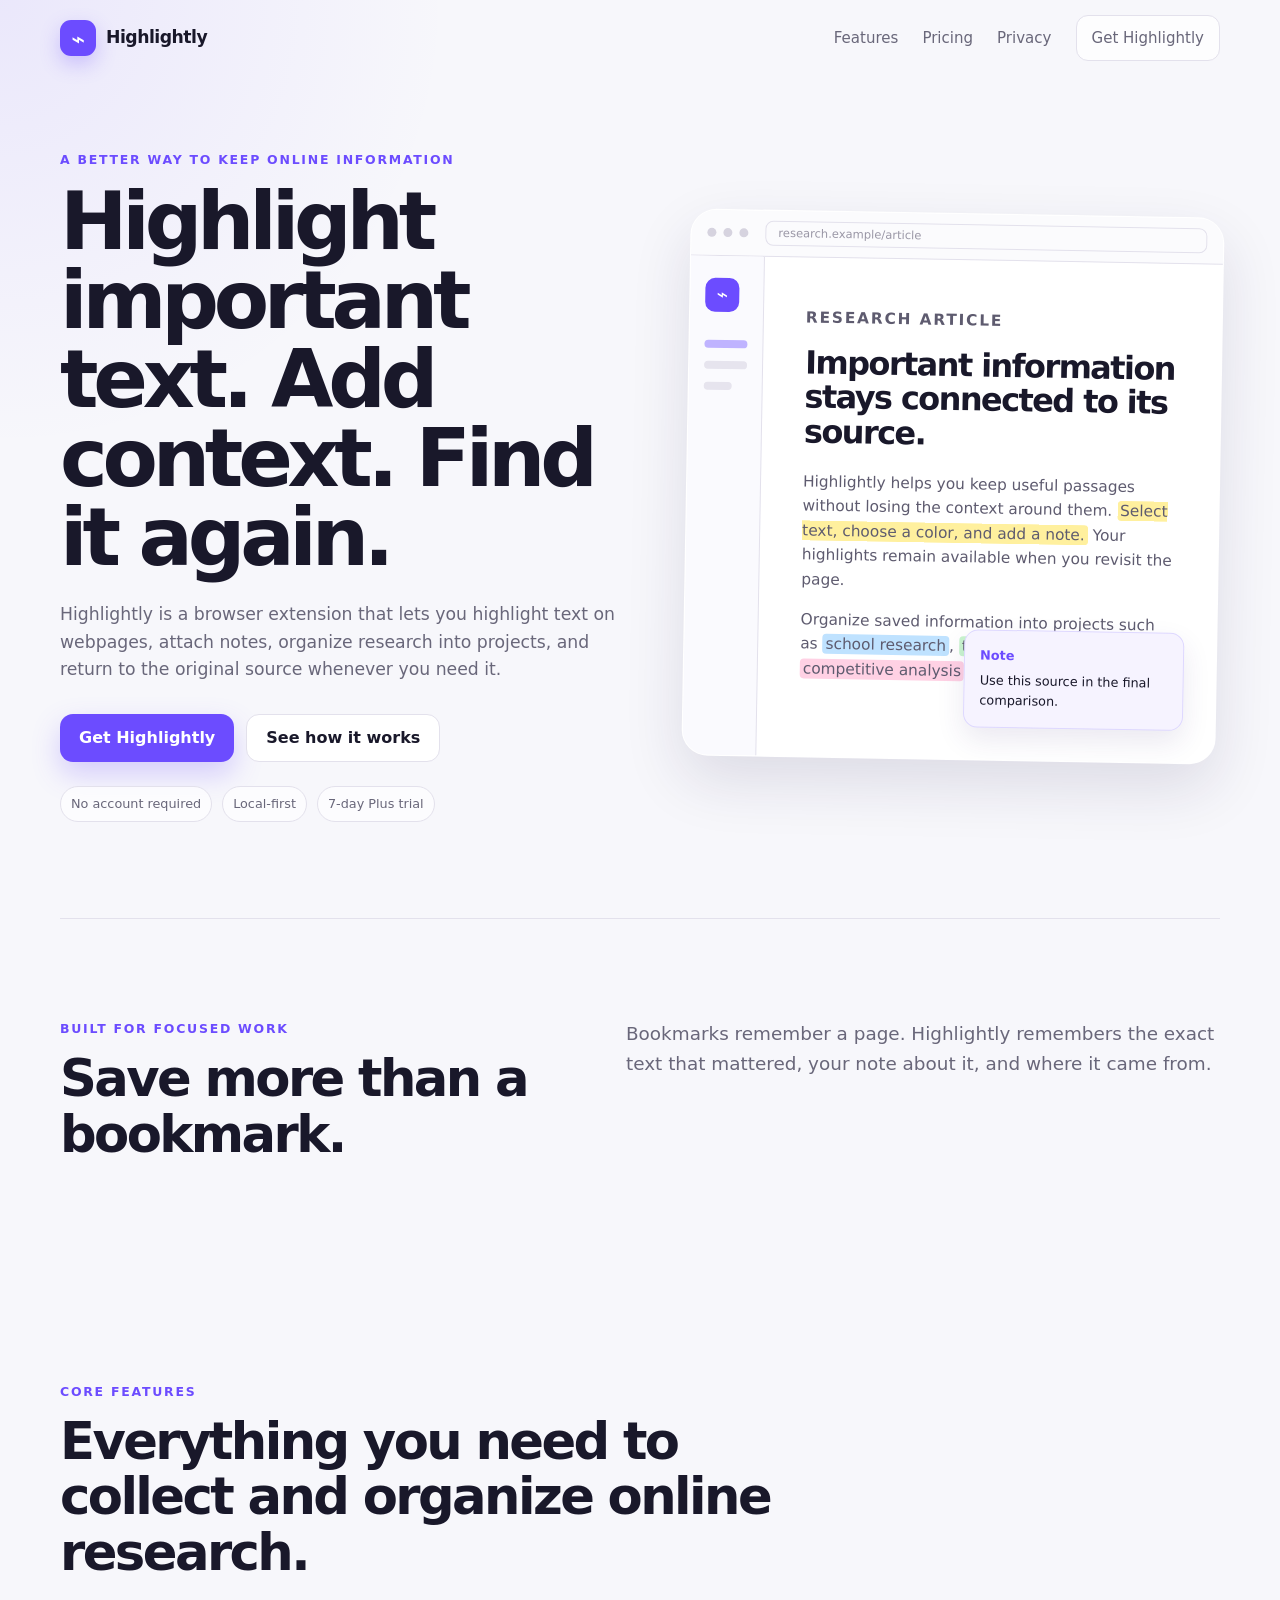
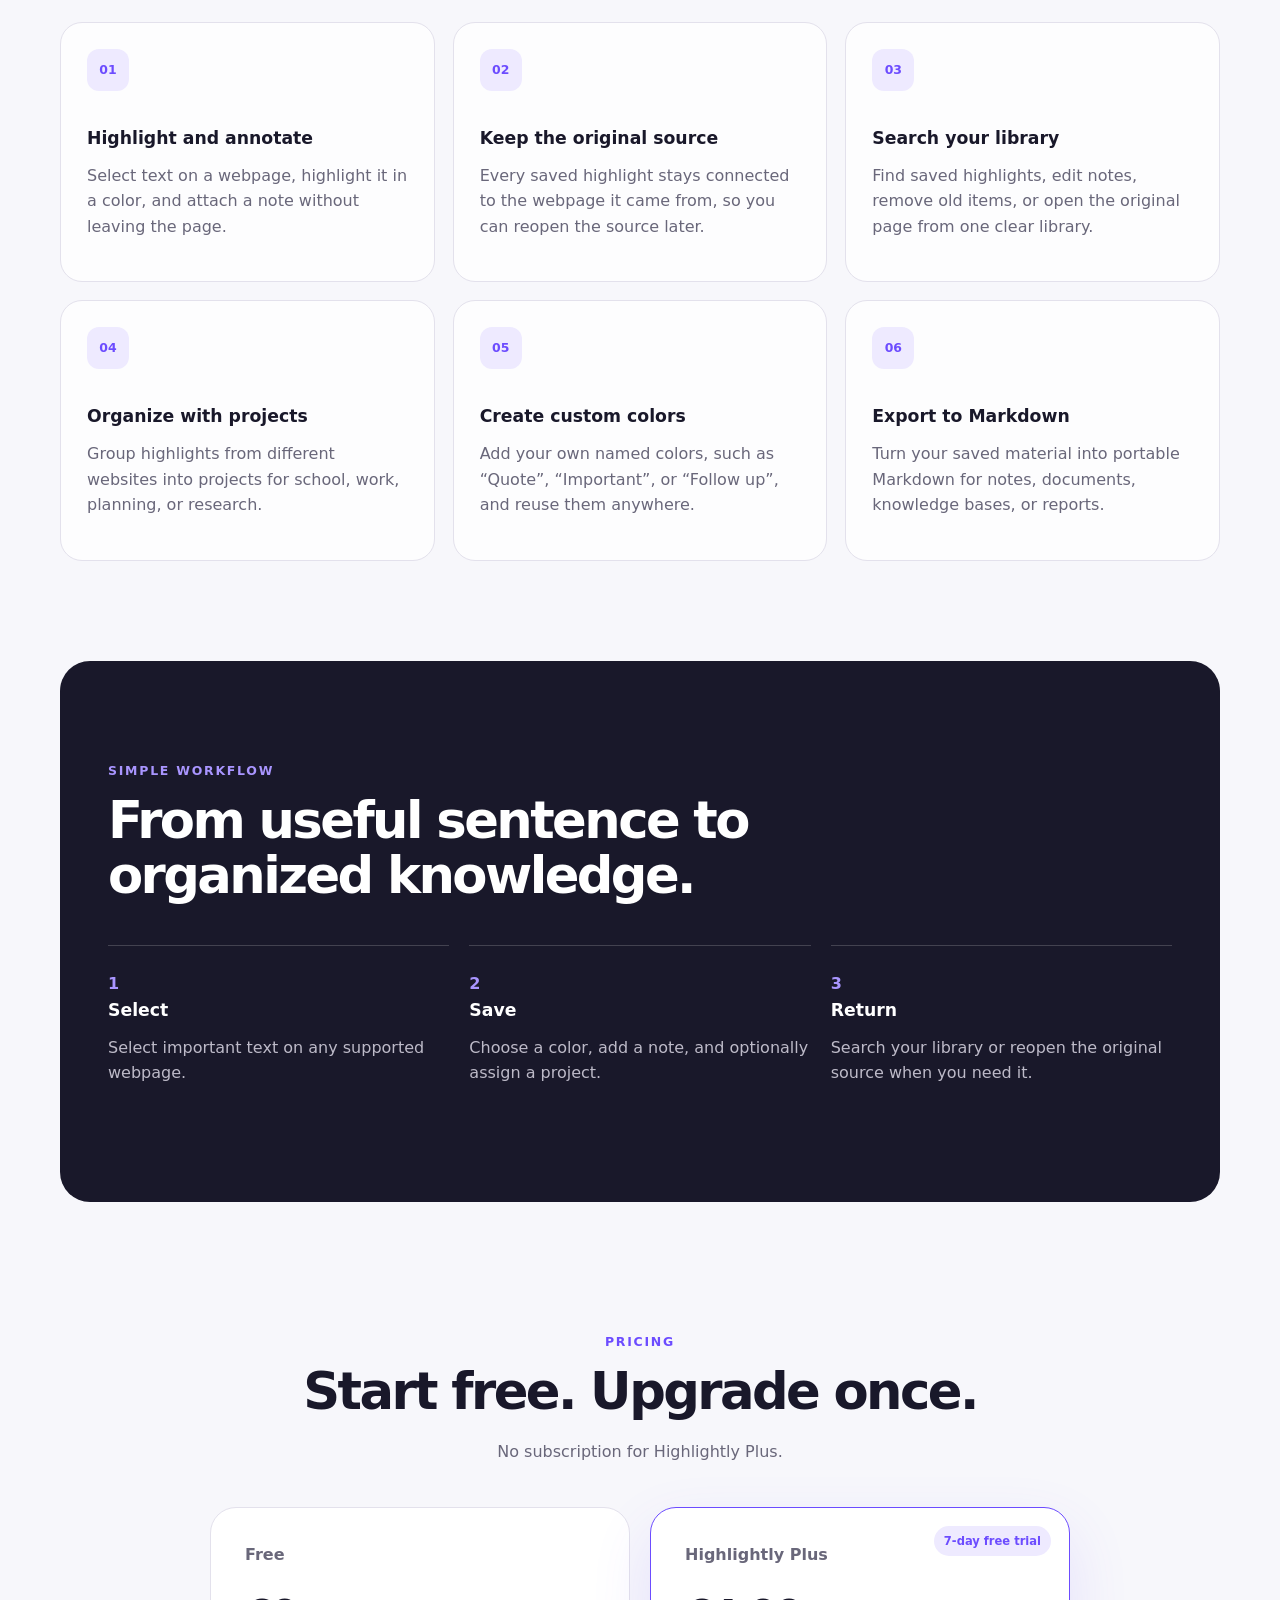
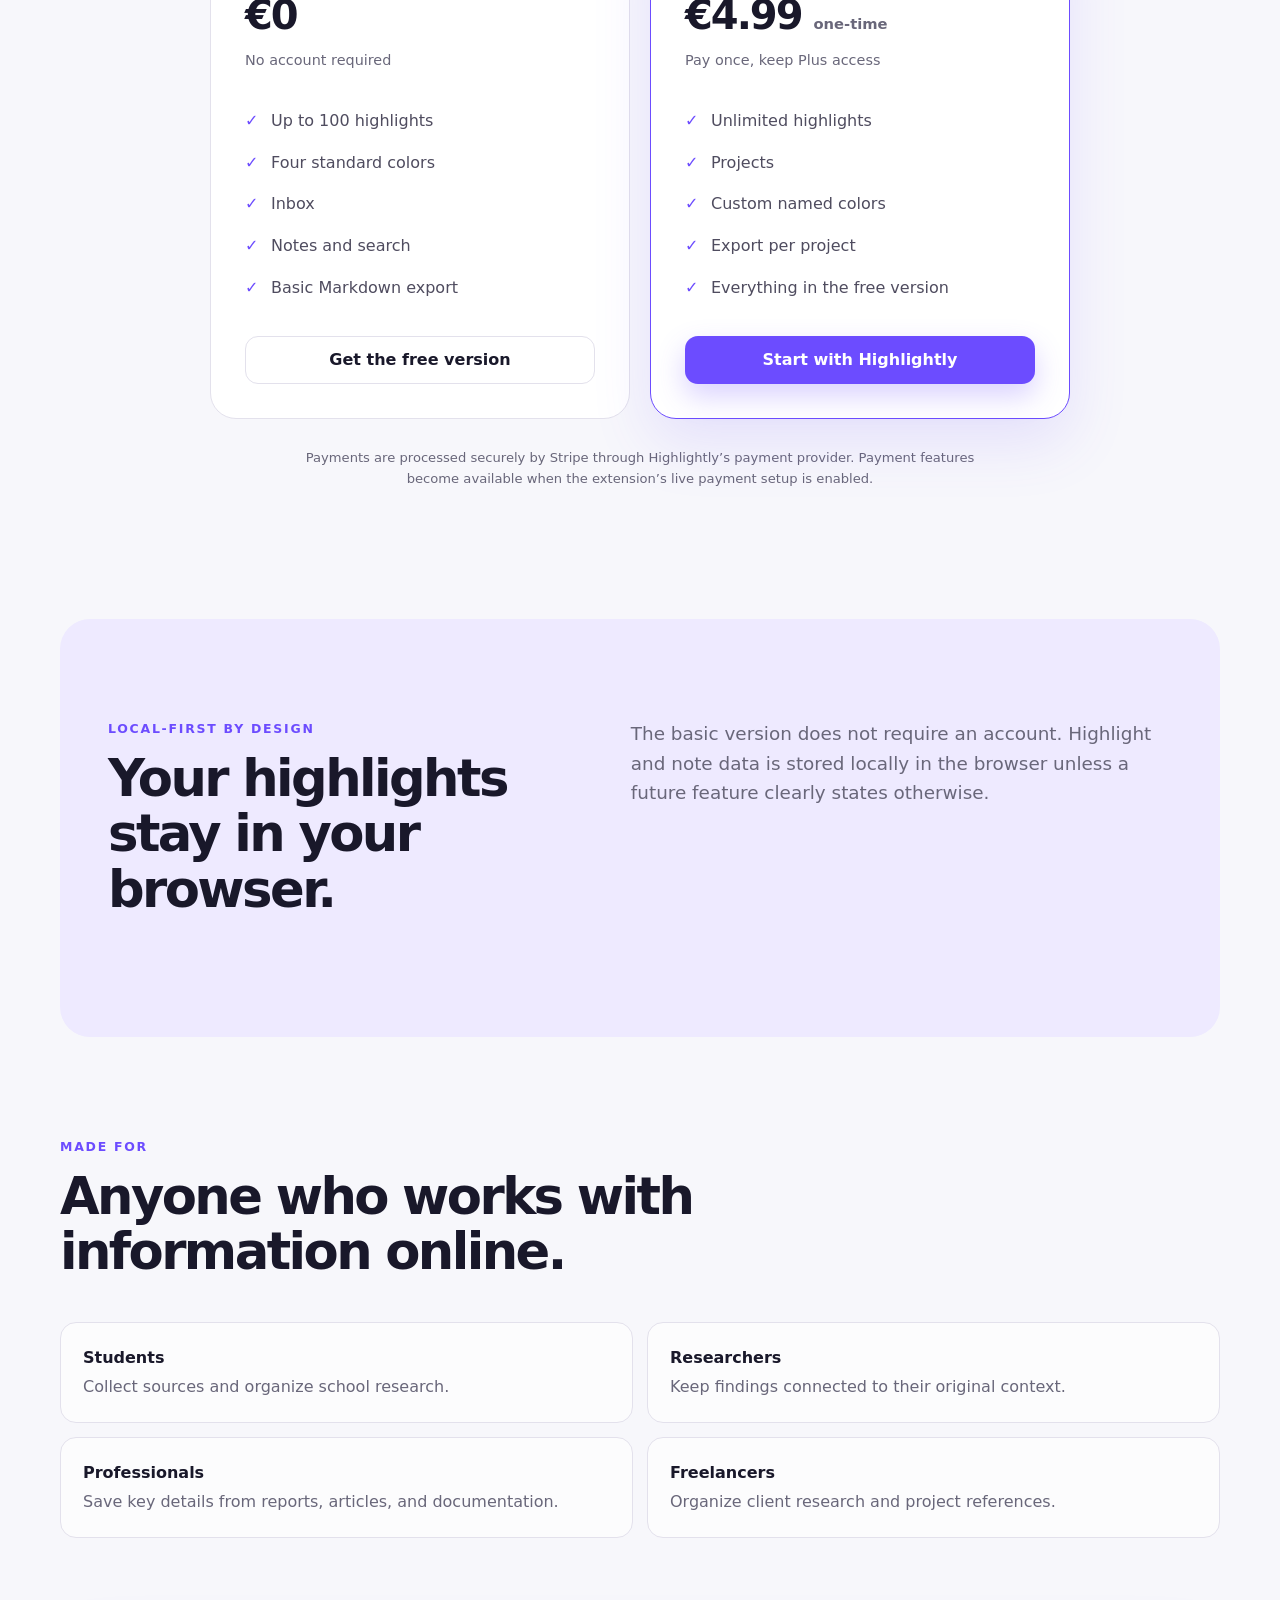
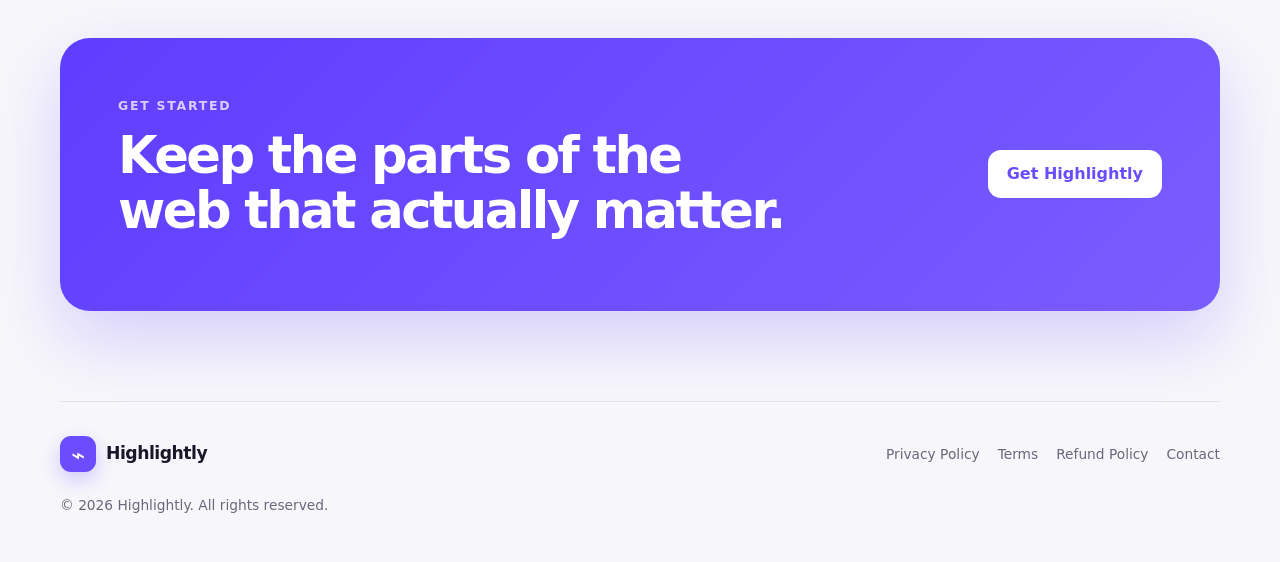
<file: index.html>
<!doctype html>
<html lang="en">
<head>
  <meta charset="utf-8">
  <meta name="viewport" content="width=device-width, initial-scale=1">
  <meta name="description" content="Highlightly is a browser extension for highlighting important text, adding notes, organizing research, and returning to the original source.">
  <meta name="theme-color" content="#6c4cff">
  <title>Highlightly — Save what matters</title>
  <link rel="stylesheet" href="styles.css">
</head>
<body>
  <header class="site-header">
    <a class="brand" href="#top" aria-label="Highlightly home">
      <span class="logo" aria-hidden="true">⌁</span>
      <span>Highlightly</span>
    </a>

    <nav class="nav" aria-label="Main navigation">
      <a href="#features">Features</a>
      <a href="#pricing">Pricing</a>
      <a href="privacy.html">Privacy</a>
      <a class="nav-cta" href="#get-highlightly">Get Highlightly</a>
    </nav>
  </header>

  <main id="top">
    <section class="hero">
      <div class="hero-copy">
        <p class="eyebrow">A better way to keep online information</p>
        <h1>Highlight important text. Add context. Find it again.</h1>
        <p class="hero-text">
          Highlightly is a browser extension that lets you highlight text on webpages,
          attach notes, organize research into projects, and return to the original source whenever you need it.
        </p>

        <div class="hero-actions">
          <a class="button primary" href="#get-highlightly">Get Highlightly</a>
          <a class="button secondary" href="#features">See how it works</a>
        </div>

        <div class="trust-row" aria-label="Product highlights">
          <span>No account required</span>
          <span>Local-first</span>
          <span>7-day Plus trial</span>
        </div>
      </div>

      <div class="product-preview" aria-label="Highlightly interface preview">
        <div class="browser-bar">
          <span></span><span></span><span></span>
          <div class="address-bar">research.example/article</div>
        </div>

        <div class="preview-page">
          <div class="preview-sidebar">
            <div class="preview-logo">⌁</div>
            <div class="sidebar-line active"></div>
            <div class="sidebar-line"></div>
            <div class="sidebar-line short"></div>
          </div>

          <div class="preview-content">
            <p class="preview-label">Research article</p>
            <h2>Important information stays connected to its source.</h2>
            <p>
              Highlightly helps you keep useful passages without losing the context around them.
              <mark class="yellow">Select text, choose a color, and add a note.</mark>
              Your highlights remain available when you revisit the page.
            </p>
            <p>
              Organize saved information into projects such as
              <mark class="blue">school research</mark>,
              <mark class="green">travel planning</mark>, or
              <mark class="pink">competitive analysis</mark>.
            </p>

            <div class="note-card">
              <strong>Note</strong>
              <span>Use this source in the final comparison.</span>
            </div>
          </div>
        </div>
      </div>
    </section>

    <section class="section intro">
      <div>
        <p class="eyebrow">Built for focused work</p>
        <h2>Save more than a bookmark.</h2>
      </div>
      <p>
        Bookmarks remember a page. Highlightly remembers the exact text that mattered,
        your note about it, and where it came from.
      </p>
    </section>

    <section class="section" id="features">
      <div class="section-heading">
        <p class="eyebrow">Core features</p>
        <h2>Everything you need to collect and organize online research.</h2>
      </div>

      <div class="feature-grid">
        <article class="feature-card">
          <div class="feature-icon">01</div>
          <h3>Highlight and annotate</h3>
          <p>Select text on a webpage, highlight it in a color, and attach a note without leaving the page.</p>
        </article>

        <article class="feature-card">
          <div class="feature-icon">02</div>
          <h3>Keep the original source</h3>
          <p>Every saved highlight stays connected to the webpage it came from, so you can reopen the source later.</p>
        </article>

        <article class="feature-card">
          <div class="feature-icon">03</div>
          <h3>Search your library</h3>
          <p>Find saved highlights, edit notes, remove old items, or open the original page from one clear library.</p>
        </article>

        <article class="feature-card">
          <div class="feature-icon">04</div>
          <h3>Organize with projects</h3>
          <p>Group highlights from different websites into projects for school, work, planning, or research.</p>
        </article>

        <article class="feature-card">
          <div class="feature-icon">05</div>
          <h3>Create custom colors</h3>
          <p>Add your own named colors, such as “Quote”, “Important”, or “Follow up”, and reuse them anywhere.</p>
        </article>

        <article class="feature-card">
          <div class="feature-icon">06</div>
          <h3>Export to Markdown</h3>
          <p>Turn your saved material into portable Markdown for notes, documents, knowledge bases, or reports.</p>
        </article>
      </div>
    </section>

    <section class="section workflow">
      <div class="section-heading">
        <p class="eyebrow">Simple workflow</p>
        <h2>From useful sentence to organized knowledge.</h2>
      </div>

      <div class="steps">
        <article>
          <span>1</span>
          <h3>Select</h3>
          <p>Select important text on any supported webpage.</p>
        </article>
        <article>
          <span>2</span>
          <h3>Save</h3>
          <p>Choose a color, add a note, and optionally assign a project.</p>
        </article>
        <article>
          <span>3</span>
          <h3>Return</h3>
          <p>Search your library or reopen the original source when you need it.</p>
        </article>
      </div>
    </section>

    <section class="section pricing-section" id="pricing">
      <div class="section-heading centered">
        <p class="eyebrow">Pricing</p>
        <h2>Start free. Upgrade once.</h2>
        <p>No subscription for Highlightly Plus.</p>
      </div>

      <div class="pricing-grid">
        <article class="price-card">
          <p class="plan-name">Free</p>
          <p class="price">€0</p>
          <p class="price-note">No account required</p>

          <ul>
            <li>Up to 100 highlights</li>
            <li>Four standard colors</li>
            <li>Inbox</li>
            <li>Notes and search</li>
            <li>Basic Markdown export</li>
          </ul>

          <a class="button secondary full" href="#get-highlightly">Get the free version</a>
        </article>

        <article class="price-card featured">
          <div class="badge">7-day free trial</div>
          <p class="plan-name">Highlightly Plus</p>
          <p class="price">€4.99 <small>one-time</small></p>
          <p class="price-note">Pay once, keep Plus access</p>

          <ul>
            <li>Unlimited highlights</li>
            <li>Projects</li>
            <li>Custom named colors</li>
            <li>Export per project</li>
            <li>Everything in the free version</li>
          </ul>

          <a class="button primary full" href="#get-highlightly">Start with Highlightly</a>
        </article>
      </div>

      <p class="billing-note">
        Payments are processed securely by Stripe through Highlightly’s payment provider.
        Payment features become available when the extension’s live payment setup is enabled.
      </p>
    </section>

    <section class="section privacy-strip">
      <div>
        <p class="eyebrow">Local-first by design</p>
        <h2>Your highlights stay in your browser.</h2>
      </div>
      <p>
        The basic version does not require an account. Highlight and note data is stored locally
        in the browser unless a future feature clearly states otherwise.
      </p>
    </section>

    <section class="section audience">
      <div class="section-heading">
        <p class="eyebrow">Made for</p>
        <h2>Anyone who works with information online.</h2>
      </div>

      <div class="audience-grid">
        <div><strong>Students</strong><span>Collect sources and organize school research.</span></div>
        <div><strong>Researchers</strong><span>Keep findings connected to their original context.</span></div>
        <div><strong>Professionals</strong><span>Save key details from reports, articles, and documentation.</span></div>
        <div><strong>Freelancers</strong><span>Organize client research and project references.</span></div>
      </div>
    </section>

    <section class="cta-section" id="get-highlightly">
      <div>
        <p class="eyebrow">Get started</p>
        <h2>Keep the parts of the web that actually matter.</h2>
      </div>

      <a class="button primary" href="#" rel="noopener">Get Highlightly</a>
    </section>
  </main>

  <footer class="footer">
    <div class="brand footer-brand">
      <span class="logo" aria-hidden="true">⌁</span>
      <span>Highlightly</span>
    </div>

    <div class="footer-links">
      <a href="privacy.html">Privacy Policy</a>
      <a href="terms.html">Terms</a>
      <a href="refunds.html">Refund Policy</a>
      <a href="mailto:emile.vandewaetere@gmail.com">Contact</a>
    </div>

    <p>© <span id="year"></span> Highlightly. All rights reserved.</p>
  </footer>

  <script src="script.js"></script>
</body>
</html>
</file>
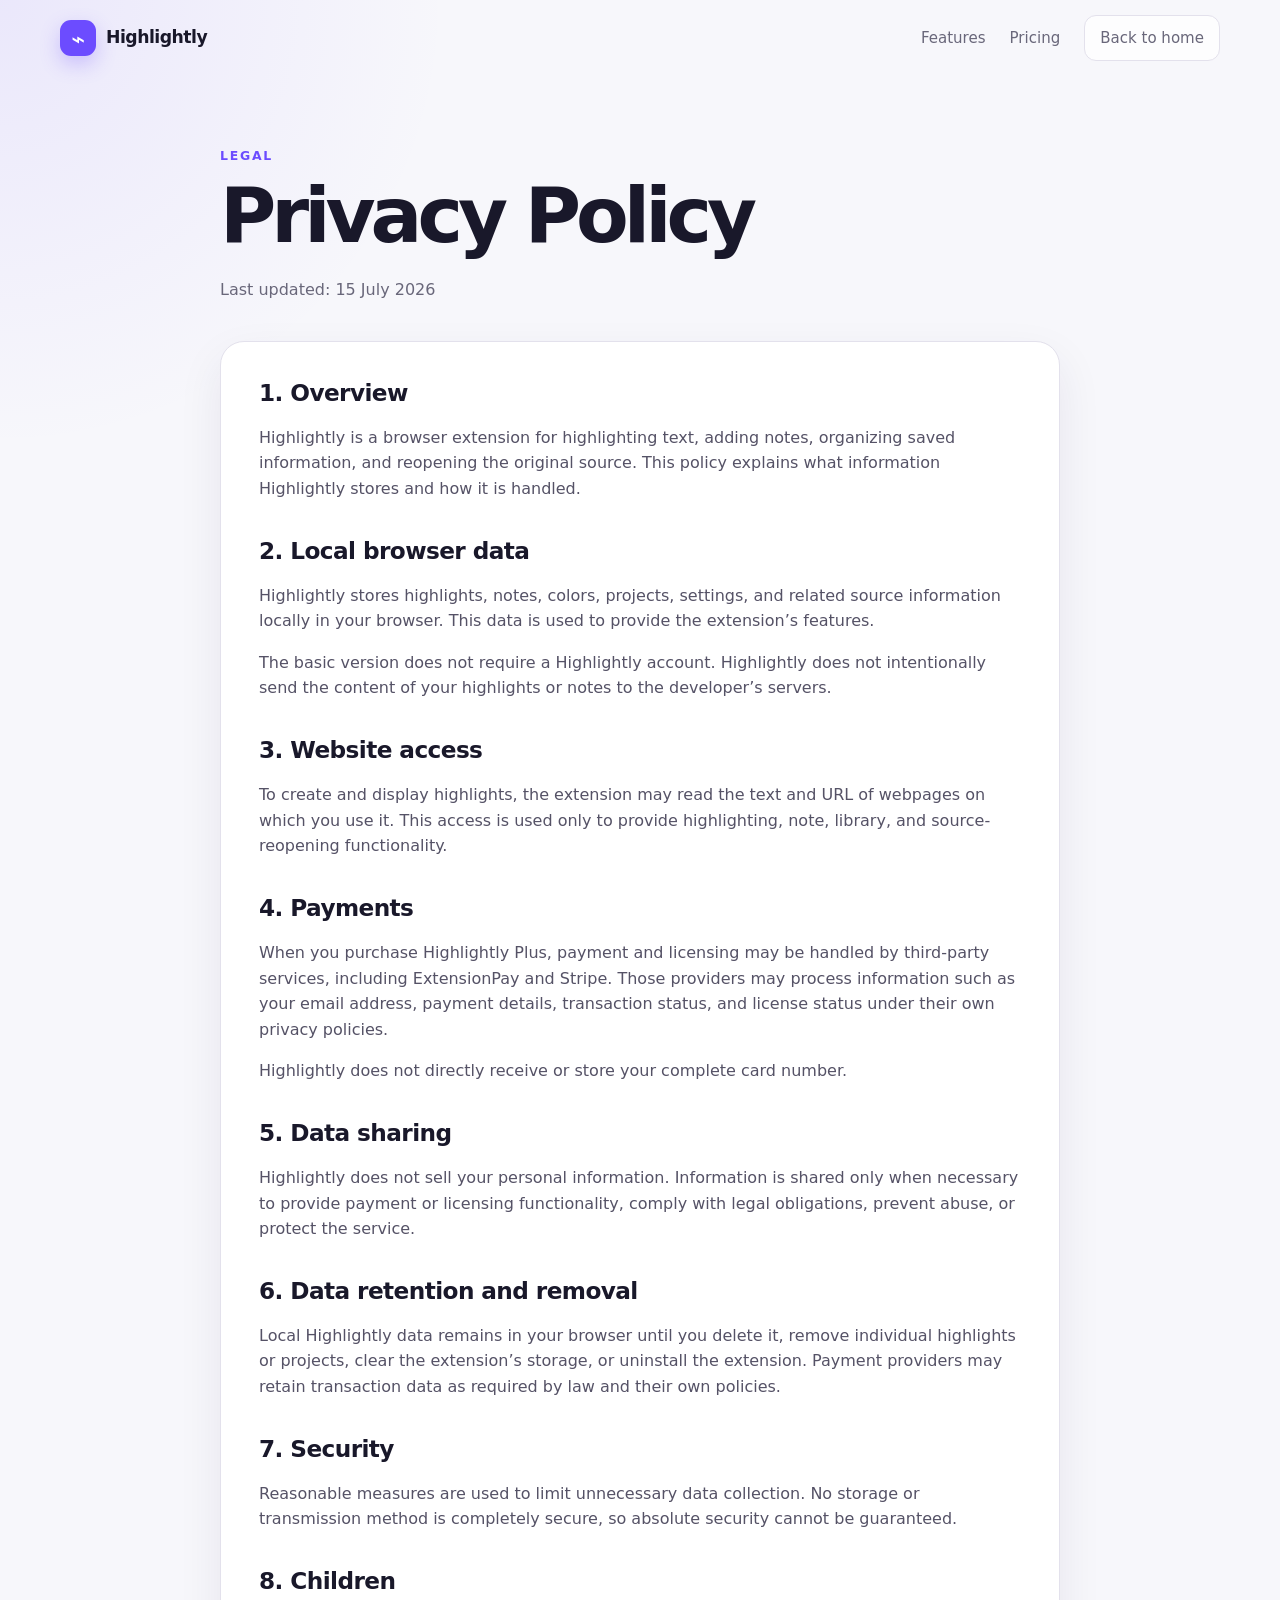
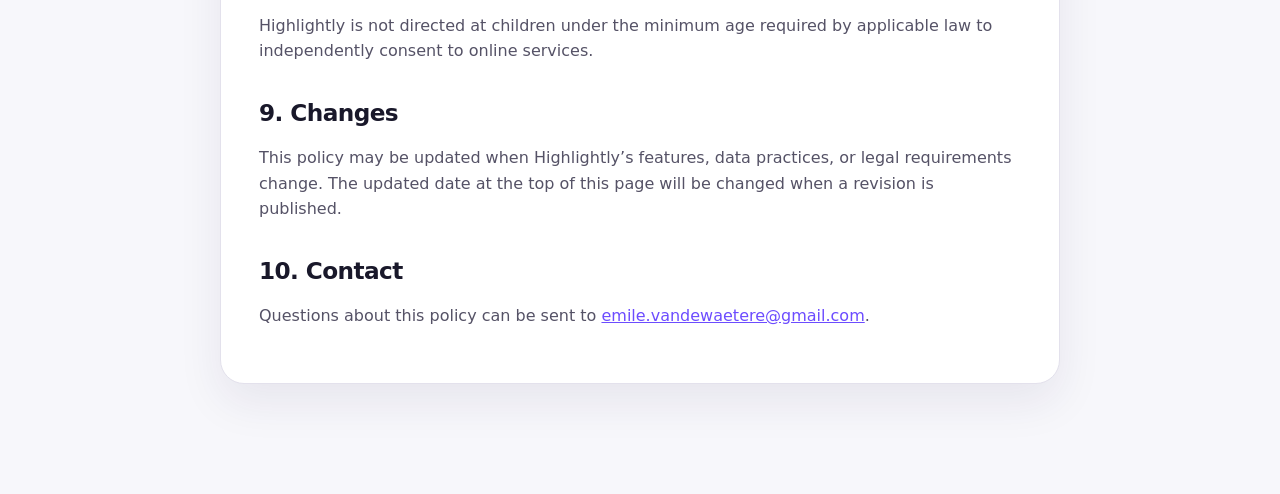
<file: privacy.html>
<!doctype html>
<html lang="en">
<head>
  <meta charset="utf-8">
  <meta name="viewport" content="width=device-width, initial-scale=1">
  <meta name="description" content="Highlightly privacy policy.">
  <title>Privacy Policy — Highlightly</title>
  <link rel="stylesheet" href="styles.css">
</head>
<body class="legal-page">
  <header class="site-header">
    <a class="brand" href="index.html">
      <span class="logo" aria-hidden="true">⌁</span>
      <span>Highlightly</span>
    </a>
    <nav class="nav" aria-label="Main navigation">
      <a href="index.html#features">Features</a>
      <a href="index.html#pricing">Pricing</a>
      <a class="nav-cta" href="index.html">Back to home</a>
    </nav>
  </header>

  <main class="legal-main">
    <p class="eyebrow">Legal</p>
    <h1>Privacy Policy</h1>
    <p class="legal-meta">Last updated: 15 July 2026</p>

    <div class="legal-card">
      <h2>1. Overview</h2>
      <p>
        Highlightly is a browser extension for highlighting text, adding notes,
        organizing saved information, and reopening the original source.
        This policy explains what information Highlightly stores and how it is handled.
      </p>

      <h2>2. Local browser data</h2>
      <p>
        Highlightly stores highlights, notes, colors, projects, settings, and related source information
        locally in your browser. This data is used to provide the extension’s features.
      </p>
      <p>
        The basic version does not require a Highlightly account. Highlightly does not intentionally send
        the content of your highlights or notes to the developer’s servers.
      </p>

      <h2>3. Website access</h2>
      <p>
        To create and display highlights, the extension may read the text and URL of webpages on which you use it.
        This access is used only to provide highlighting, note, library, and source-reopening functionality.
      </p>

      <h2>4. Payments</h2>
      <p>
        When you purchase Highlightly Plus, payment and licensing may be handled by third-party services,
        including ExtensionPay and Stripe. Those providers may process information such as your email address,
        payment details, transaction status, and license status under their own privacy policies.
      </p>
      <p>
        Highlightly does not directly receive or store your complete card number.
      </p>

      <h2>5. Data sharing</h2>
      <p>
        Highlightly does not sell your personal information. Information is shared only when necessary to provide
        payment or licensing functionality, comply with legal obligations, prevent abuse, or protect the service.
      </p>

      <h2>6. Data retention and removal</h2>
      <p>
        Local Highlightly data remains in your browser until you delete it, remove individual highlights or projects,
        clear the extension’s storage, or uninstall the extension. Payment providers may retain transaction data
        as required by law and their own policies.
      </p>

      <h2>7. Security</h2>
      <p>
        Reasonable measures are used to limit unnecessary data collection. No storage or transmission method is
        completely secure, so absolute security cannot be guaranteed.
      </p>

      <h2>8. Children</h2>
      <p>
        Highlightly is not directed at children under the minimum age required by applicable law to independently
        consent to online services.
      </p>

      <h2>9. Changes</h2>
      <p>
        This policy may be updated when Highlightly’s features, data practices, or legal requirements change.
        The updated date at the top of this page will be changed when a revision is published.
      </p>

      <h2>10. Contact</h2>
      <p>
        Questions about this policy can be sent to
        <a href="mailto:emile.vandewaetere@gmail.com">emile.vandewaetere@gmail.com</a>.
      </p>
    </div>
  </main>
</body>
</html>
</file>
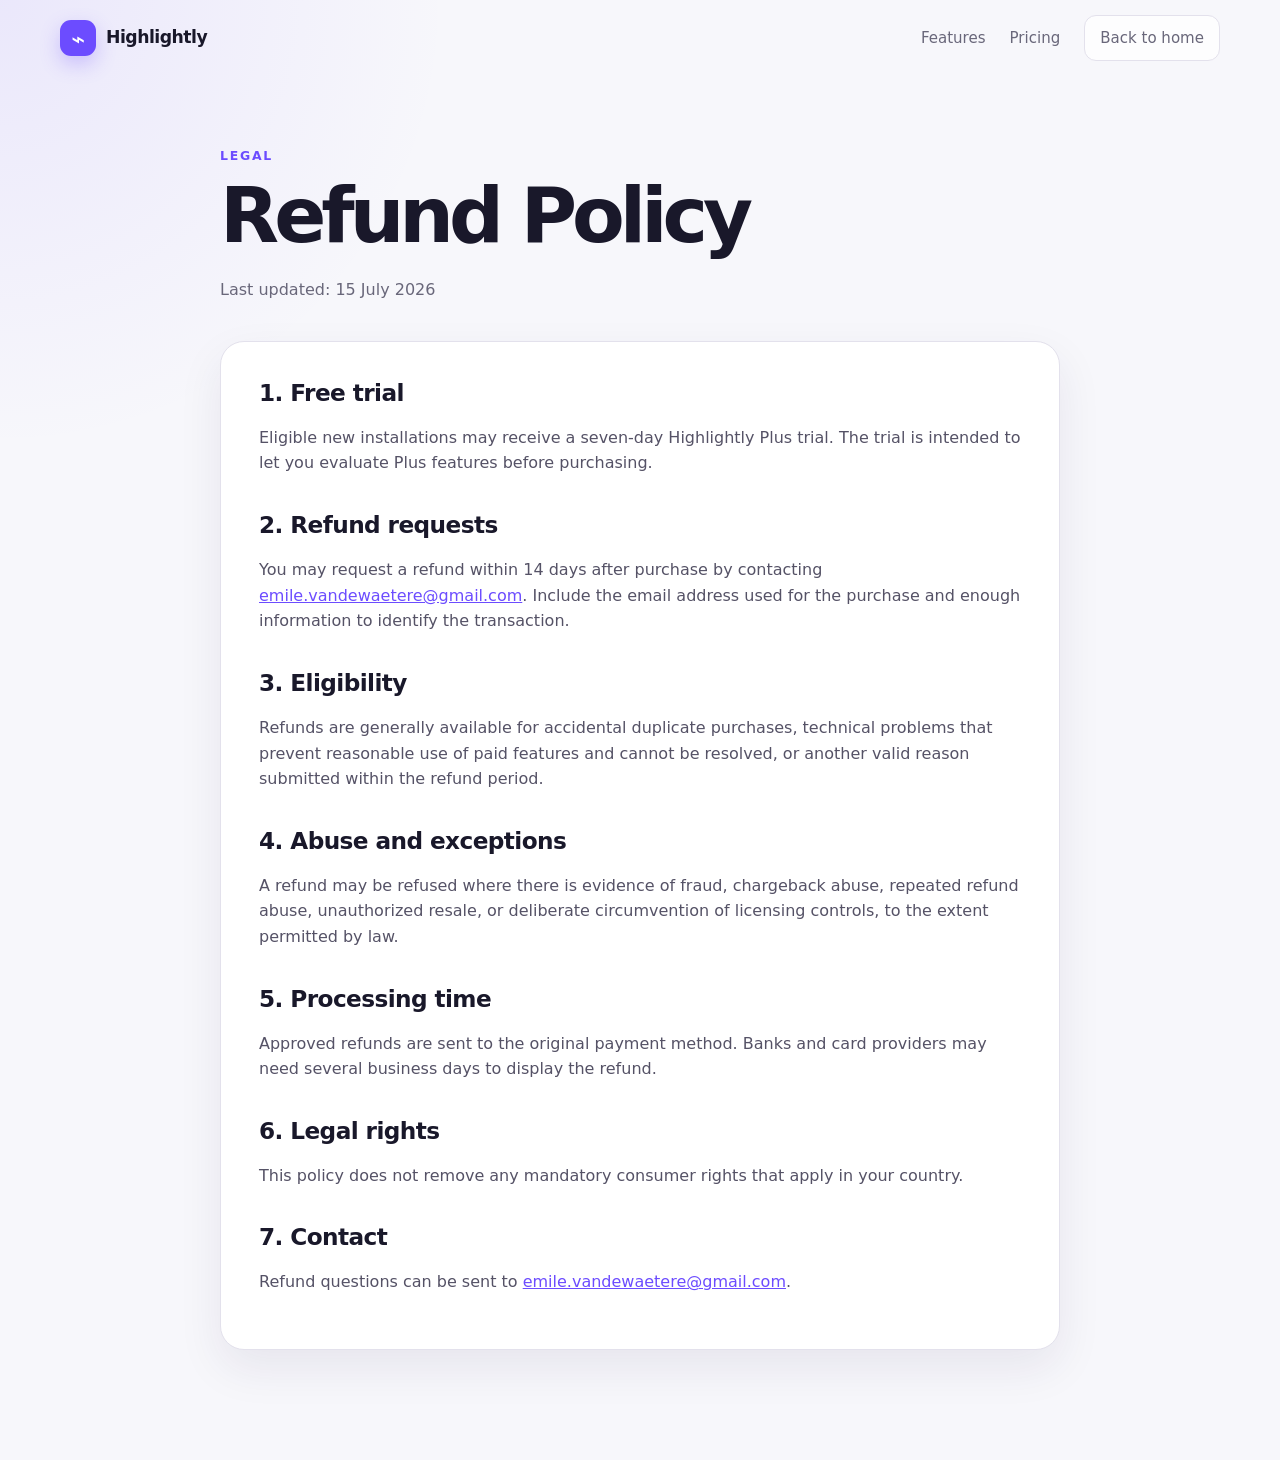
<file: refunds.html>
<!doctype html>
<html lang="en">
<head>
  <meta charset="utf-8">
  <meta name="viewport" content="width=device-width, initial-scale=1">
  <meta name="description" content="Highlightly refund policy.">
  <title>Refund Policy — Highlightly</title>
  <link rel="stylesheet" href="styles.css">
</head>
<body class="legal-page">
  <header class="site-header">
    <a class="brand" href="index.html">
      <span class="logo" aria-hidden="true">⌁</span>
      <span>Highlightly</span>
    </a>
    <nav class="nav" aria-label="Main navigation">
      <a href="index.html#features">Features</a>
      <a href="index.html#pricing">Pricing</a>
      <a class="nav-cta" href="index.html">Back to home</a>
    </nav>
  </header>

  <main class="legal-main">
    <p class="eyebrow">Legal</p>
    <h1>Refund Policy</h1>
    <p class="legal-meta">Last updated: 15 July 2026</p>

    <div class="legal-card">
      <h2>1. Free trial</h2>
      <p>
        Eligible new installations may receive a seven-day Highlightly Plus trial.
        The trial is intended to let you evaluate Plus features before purchasing.
      </p>

      <h2>2. Refund requests</h2>
      <p>
        You may request a refund within 14 days after purchase by contacting
        <a href="mailto:emile.vandewaetere@gmail.com">emile.vandewaetere@gmail.com</a>.
        Include the email address used for the purchase and enough information to identify the transaction.
      </p>

      <h2>3. Eligibility</h2>
      <p>
        Refunds are generally available for accidental duplicate purchases, technical problems that prevent
        reasonable use of paid features and cannot be resolved, or another valid reason submitted within the refund period.
      </p>

      <h2>4. Abuse and exceptions</h2>
      <p>
        A refund may be refused where there is evidence of fraud, chargeback abuse, repeated refund abuse,
        unauthorized resale, or deliberate circumvention of licensing controls, to the extent permitted by law.
      </p>

      <h2>5. Processing time</h2>
      <p>
        Approved refunds are sent to the original payment method. Banks and card providers may need several business days
        to display the refund.
      </p>

      <h2>6. Legal rights</h2>
      <p>
        This policy does not remove any mandatory consumer rights that apply in your country.
      </p>

      <h2>7. Contact</h2>
      <p>
        Refund questions can be sent to
        <a href="mailto:emile.vandewaetere@gmail.com">emile.vandewaetere@gmail.com</a>.
      </p>
    </div>
  </main>
</body>
</html>
</file>
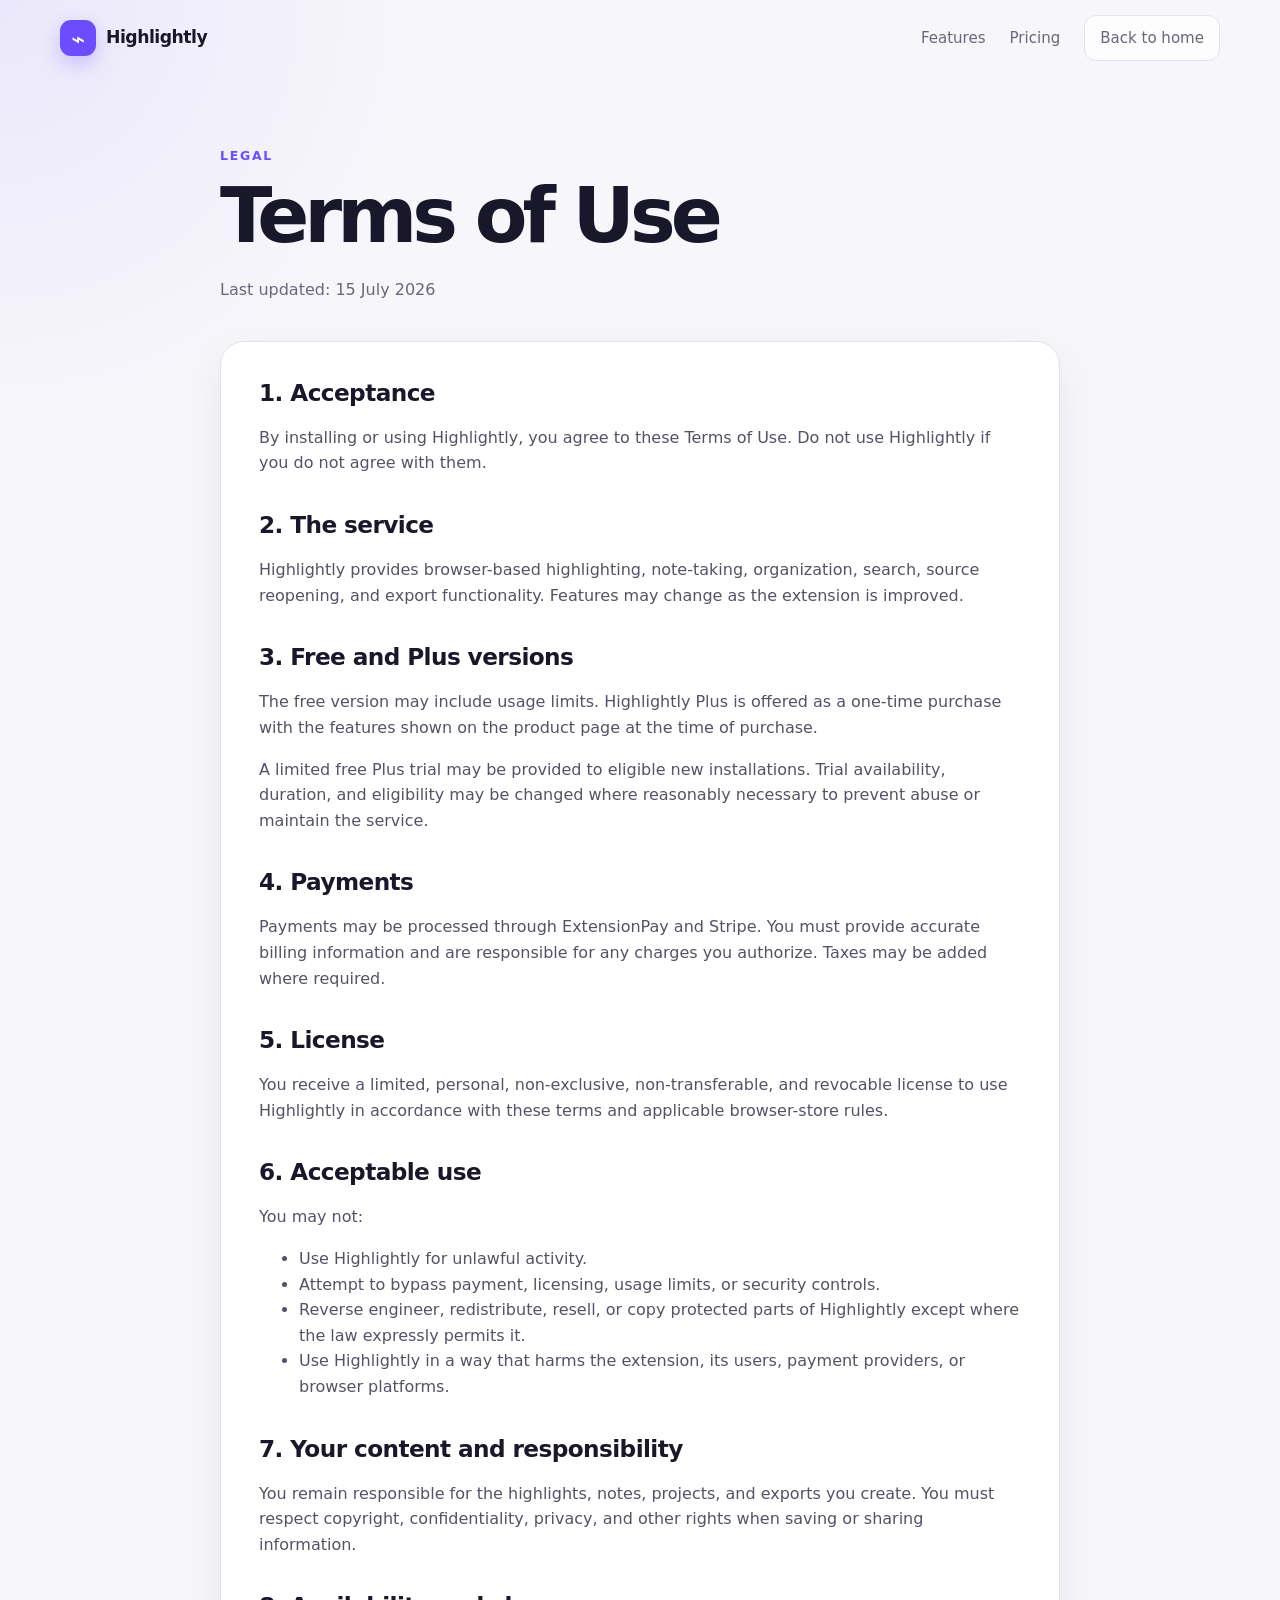
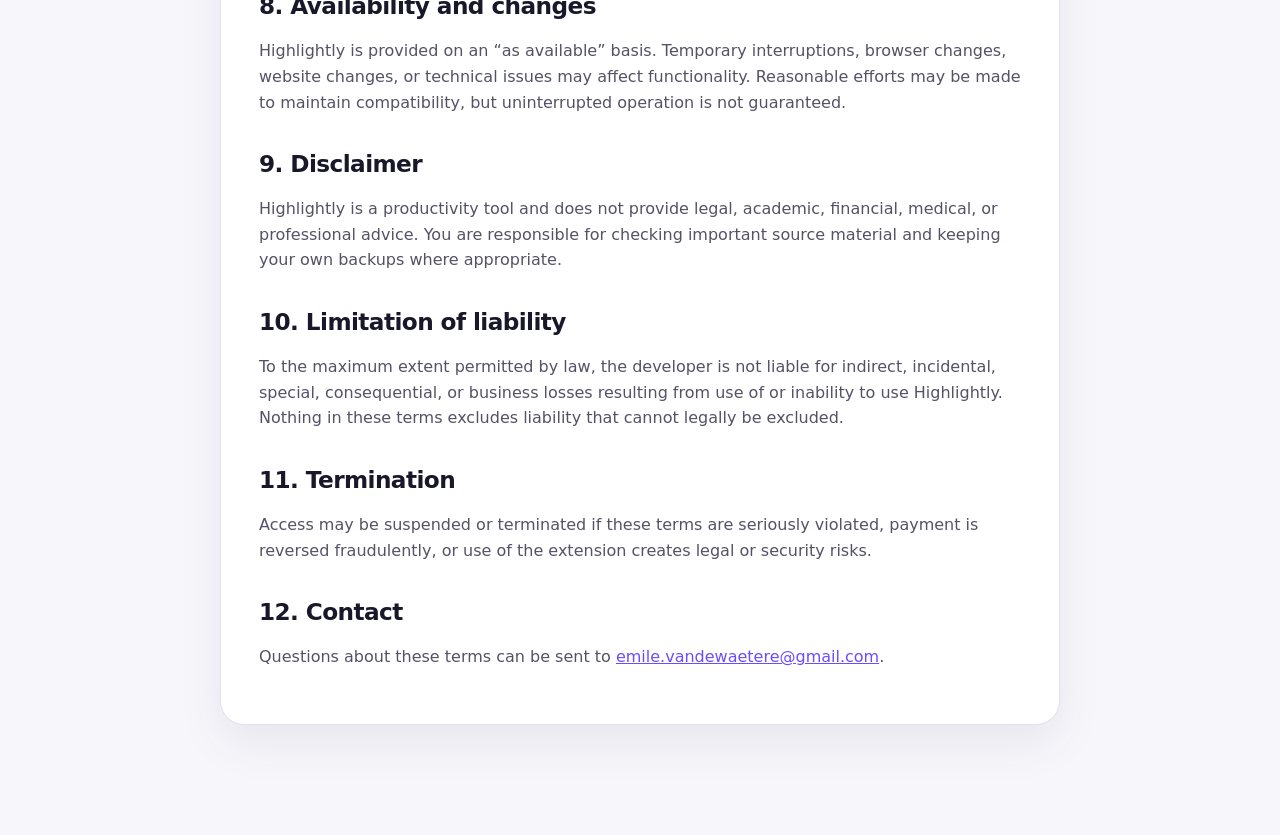
<file: terms.html>
<!doctype html>
<html lang="en">
<head>
  <meta charset="utf-8">
  <meta name="viewport" content="width=device-width, initial-scale=1">
  <meta name="description" content="Highlightly terms of use.">
  <title>Terms of Use — Highlightly</title>
  <link rel="stylesheet" href="styles.css">
</head>
<body class="legal-page">
  <header class="site-header">
    <a class="brand" href="index.html">
      <span class="logo" aria-hidden="true">⌁</span>
      <span>Highlightly</span>
    </a>
    <nav class="nav" aria-label="Main navigation">
      <a href="index.html#features">Features</a>
      <a href="index.html#pricing">Pricing</a>
      <a class="nav-cta" href="index.html">Back to home</a>
    </nav>
  </header>

  <main class="legal-main">
    <p class="eyebrow">Legal</p>
    <h1>Terms of Use</h1>
    <p class="legal-meta">Last updated: 15 July 2026</p>

    <div class="legal-card">
      <h2>1. Acceptance</h2>
      <p>
        By installing or using Highlightly, you agree to these Terms of Use.
        Do not use Highlightly if you do not agree with them.
      </p>

      <h2>2. The service</h2>
      <p>
        Highlightly provides browser-based highlighting, note-taking, organization, search,
        source reopening, and export functionality. Features may change as the extension is improved.
      </p>

      <h2>3. Free and Plus versions</h2>
      <p>
        The free version may include usage limits. Highlightly Plus is offered as a one-time purchase
        with the features shown on the product page at the time of purchase.
      </p>
      <p>
        A limited free Plus trial may be provided to eligible new installations. Trial availability,
        duration, and eligibility may be changed where reasonably necessary to prevent abuse or maintain the service.
      </p>

      <h2>4. Payments</h2>
      <p>
        Payments may be processed through ExtensionPay and Stripe. You must provide accurate billing information
        and are responsible for any charges you authorize. Taxes may be added where required.
      </p>

      <h2>5. License</h2>
      <p>
        You receive a limited, personal, non-exclusive, non-transferable, and revocable license to use Highlightly
        in accordance with these terms and applicable browser-store rules.
      </p>

      <h2>6. Acceptable use</h2>
      <p>You may not:</p>
      <ul>
        <li>Use Highlightly for unlawful activity.</li>
        <li>Attempt to bypass payment, licensing, usage limits, or security controls.</li>
        <li>Reverse engineer, redistribute, resell, or copy protected parts of Highlightly except where the law expressly permits it.</li>
        <li>Use Highlightly in a way that harms the extension, its users, payment providers, or browser platforms.</li>
      </ul>

      <h2>7. Your content and responsibility</h2>
      <p>
        You remain responsible for the highlights, notes, projects, and exports you create.
        You must respect copyright, confidentiality, privacy, and other rights when saving or sharing information.
      </p>

      <h2>8. Availability and changes</h2>
      <p>
        Highlightly is provided on an “as available” basis. Temporary interruptions, browser changes,
        website changes, or technical issues may affect functionality. Reasonable efforts may be made to maintain
        compatibility, but uninterrupted operation is not guaranteed.
      </p>

      <h2>9. Disclaimer</h2>
      <p>
        Highlightly is a productivity tool and does not provide legal, academic, financial, medical, or professional advice.
        You are responsible for checking important source material and keeping your own backups where appropriate.
      </p>

      <h2>10. Limitation of liability</h2>
      <p>
        To the maximum extent permitted by law, the developer is not liable for indirect, incidental, special,
        consequential, or business losses resulting from use of or inability to use Highlightly.
        Nothing in these terms excludes liability that cannot legally be excluded.
      </p>

      <h2>11. Termination</h2>
      <p>
        Access may be suspended or terminated if these terms are seriously violated, payment is reversed fraudulently,
        or use of the extension creates legal or security risks.
      </p>

      <h2>12. Contact</h2>
      <p>
        Questions about these terms can be sent to
        <a href="mailto:emile.vandewaetere@gmail.com">emile.vandewaetere@gmail.com</a>.
      </p>
    </div>
  </main>
</body>
</html>
</file>
<file: styles.css>
:root {
  --bg: #f7f7fb;
  --surface: #ffffff;
  --surface-soft: #f0eefc;
  --text: #19182a;
  --muted: #69677a;
  --border: #e3e1ec;
  --accent: #6c4cff;
  --accent-dark: #5338d7;
  --accent-soft: #eeeaff;
  --shadow: 0 24px 60px rgba(35, 28, 73, 0.12);
  --radius: 22px;
  --max-width: 1160px;
}

* {
  box-sizing: border-box;
}

html {
  scroll-behavior: smooth;
}

body {
  margin: 0;
  color: var(--text);
  background:
    radial-gradient(circle at top left, rgba(108, 76, 255, 0.09), transparent 28rem),
    var(--bg);
  font-family: Inter, ui-sans-serif, system-ui, -apple-system, BlinkMacSystemFont, "Segoe UI", sans-serif;
  line-height: 1.6;
}

a {
  color: inherit;
  text-decoration: none;
}

button,
a {
  -webkit-tap-highlight-color: transparent;
}

.site-header,
.section,
.hero,
.footer,
.cta-section {
  width: min(calc(100% - 40px), var(--max-width));
  margin-inline: auto;
}

.site-header {
  min-height: 76px;
  display: flex;
  align-items: center;
  justify-content: space-between;
  gap: 24px;
}

.brand {
  display: inline-flex;
  align-items: center;
  gap: 10px;
  font-weight: 800;
  letter-spacing: -0.03em;
  font-size: 1.08rem;
}

.logo {
  width: 36px;
  height: 36px;
  display: inline-grid;
  place-items: center;
  border-radius: 11px;
  color: white;
  background: var(--accent);
  font-size: 1.45rem;
  box-shadow: 0 8px 20px rgba(108, 76, 255, 0.28);
}

.nav {
  display: flex;
  align-items: center;
  gap: 24px;
  color: var(--muted);
  font-size: 0.94rem;
}

.nav a:hover,
.footer-links a:hover {
  color: var(--text);
}

.nav-cta {
  padding: 10px 15px;
  border: 1px solid var(--border);
  border-radius: 12px;
  background: rgba(255,255,255,0.75);
}

.hero {
  min-height: 680px;
  padding: 74px 0 96px;
  display: grid;
  grid-template-columns: 1.02fr 0.98fr;
  gap: 70px;
  align-items: center;
}

.eyebrow {
  margin: 0 0 12px;
  color: var(--accent);
  font-size: 0.78rem;
  font-weight: 800;
  letter-spacing: 0.14em;
  text-transform: uppercase;
}

h1,
h2,
h3,
p {
  margin-top: 0;
}

h1 {
  margin-bottom: 24px;
  max-width: 720px;
  font-size: clamp(3rem, 6.3vw, 5.6rem);
  line-height: 0.98;
  letter-spacing: -0.065em;
}

h2 {
  margin-bottom: 20px;
  font-size: clamp(2rem, 4vw, 3.3rem);
  line-height: 1.08;
  letter-spacing: -0.05em;
}

h3 {
  margin-bottom: 10px;
  font-size: 1.08rem;
}

.hero-text {
  max-width: 650px;
  color: var(--muted);
  font-size: 1.08rem;
}

.hero-actions {
  display: flex;
  flex-wrap: wrap;
  gap: 12px;
  margin: 30px 0 24px;
}

.button {
  min-height: 48px;
  display: inline-flex;
  align-items: center;
  justify-content: center;
  padding: 0 19px;
  border-radius: 13px;
  font-weight: 750;
  transition: transform 160ms ease, background 160ms ease, border-color 160ms ease;
}

.button:hover {
  transform: translateY(-2px);
}

.button.primary {
  color: white;
  background: var(--accent);
  box-shadow: 0 12px 28px rgba(108, 76, 255, 0.25);
}

.button.primary:hover {
  background: var(--accent-dark);
}

.button.secondary {
  border: 1px solid var(--border);
  background: var(--surface);
}

.button.full {
  width: 100%;
}

.trust-row {
  display: flex;
  flex-wrap: wrap;
  gap: 10px;
}

.trust-row span {
  padding: 7px 10px;
  color: var(--muted);
  background: rgba(255,255,255,0.7);
  border: 1px solid var(--border);
  border-radius: 999px;
  font-size: 0.8rem;
}

.product-preview {
  overflow: hidden;
  border: 1px solid rgba(255,255,255,0.75);
  border-radius: 26px;
  background: var(--surface);
  box-shadow: var(--shadow);
  transform: rotate(1deg);
}

.browser-bar {
  height: 46px;
  padding: 0 16px;
  display: flex;
  align-items: center;
  gap: 7px;
  border-bottom: 1px solid var(--border);
  background: #fbfbfd;
}

.browser-bar > span {
  width: 9px;
  height: 9px;
  border-radius: 50%;
  background: #d6d3df;
}

.address-bar {
  height: 25px;
  flex: 1;
  margin-left: 10px;
  display: flex;
  align-items: center;
  padding: 0 12px;
  border: 1px solid var(--border);
  border-radius: 8px;
  color: #9a97a6;
  font-size: 0.72rem;
}

.preview-page {
  min-height: 455px;
  display: grid;
  grid-template-columns: 74px 1fr;
}

.preview-sidebar {
  padding: 22px 15px;
  border-right: 1px solid var(--border);
  background: #fafafe;
}

.preview-logo {
  width: 34px;
  height: 34px;
  margin-bottom: 28px;
  display: grid;
  place-items: center;
  color: white;
  background: var(--accent);
  border-radius: 10px;
  font-size: 1.2rem;
}

.sidebar-line {
  height: 8px;
  margin-bottom: 13px;
  border-radius: 99px;
  background: #e6e4ee;
}

.sidebar-line.active {
  background: #bfb3ff;
}

.sidebar-line.short {
  width: 65%;
}

.preview-content {
  position: relative;
  padding: 48px 42px 60px;
}

.preview-label {
  color: var(--accent);
  font-size: 0.75rem;
  font-weight: 800;
  text-transform: uppercase;
  letter-spacing: 0.12em;
}

.preview-content h2 {
  max-width: 520px;
  font-size: 2rem;
}

.preview-content p {
  color: #5e5b6f;
  font-size: 0.96rem;
}

mark {
  padding: 1px 3px;
  border-radius: 4px;
  color: inherit;
}

mark.yellow { background: #fff09e; }
mark.blue { background: #bfe2ff; }
mark.green { background: #c9f4cf; }
mark.pink { background: #ffd1e4; }

.note-card {
  position: absolute;
  right: 32px;
  bottom: 32px;
  width: 220px;
  padding: 15px;
  display: grid;
  gap: 4px;
  border: 1px solid #ded8ff;
  border-radius: 14px;
  background: #f6f3ff;
  box-shadow: 0 12px 28px rgba(58, 43, 117, 0.1);
  font-size: 0.8rem;
}

.note-card strong {
  color: var(--accent);
}

.section {
  padding: 100px 0;
}

.intro,
.privacy-strip {
  display: grid;
  grid-template-columns: 0.9fr 1.1fr;
  gap: 80px;
  align-items: start;
  border-top: 1px solid var(--border);
}

.intro > p,
.privacy-strip > p {
  color: var(--muted);
  font-size: 1.15rem;
}

.section-heading {
  max-width: 760px;
  margin-bottom: 42px;
}

.section-heading.centered {
  margin-inline: auto;
  text-align: center;
}

.section-heading.centered p:last-child {
  color: var(--muted);
}

.feature-grid {
  display: grid;
  grid-template-columns: repeat(3, 1fr);
  gap: 18px;
}

.feature-card {
  min-height: 230px;
  padding: 26px;
  border: 1px solid var(--border);
  border-radius: var(--radius);
  background: rgba(255,255,255,0.75);
}

.feature-card p {
  color: var(--muted);
}

.feature-icon {
  width: 42px;
  height: 42px;
  margin-bottom: 34px;
  display: grid;
  place-items: center;
  border-radius: 12px;
  background: var(--accent-soft);
  color: var(--accent);
  font-size: 0.78rem;
  font-weight: 850;
}

.workflow {
  padding-inline: 48px;
  border-radius: 30px;
  background: var(--text);
  color: white;
}

.workflow .eyebrow {
  color: #a995ff;
}

.steps {
  display: grid;
  grid-template-columns: repeat(3, 1fr);
  gap: 20px;
}

.steps article {
  padding: 25px 0 0;
  border-top: 1px solid rgba(255,255,255,0.18);
}

.steps span {
  color: #a995ff;
  font-weight: 850;
}

.steps p {
  color: #bdbac8;
}

.pricing-section {
  padding-top: 130px;
}

.pricing-grid {
  max-width: 860px;
  margin-inline: auto;
  display: grid;
  grid-template-columns: repeat(2, 1fr);
  gap: 20px;
}

.price-card {
  position: relative;
  padding: 34px;
  border: 1px solid var(--border);
  border-radius: 26px;
  background: var(--surface);
}

.price-card.featured {
  border-color: var(--accent);
  box-shadow: 0 24px 60px rgba(108, 76, 255, 0.13);
}

.badge {
  position: absolute;
  top: 18px;
  right: 18px;
  padding: 6px 10px;
  color: var(--accent);
  background: var(--accent-soft);
  border-radius: 999px;
  font-size: 0.72rem;
  font-weight: 800;
}

.plan-name {
  color: var(--muted);
  font-weight: 800;
}

.price {
  margin-bottom: 2px;
  font-size: 2.5rem;
  font-weight: 850;
  letter-spacing: -0.05em;
}

.price small {
  font-size: 0.92rem;
  letter-spacing: normal;
  color: var(--muted);
}

.price-note {
  color: var(--muted);
  font-size: 0.9rem;
}

.price-card ul {
  margin: 28px 0;
  padding: 0;
  list-style: none;
}

.price-card li {
  position: relative;
  padding: 8px 0 8px 26px;
  color: #4f4c5f;
}

.price-card li::before {
  content: "✓";
  position: absolute;
  left: 0;
  color: var(--accent);
  font-weight: 900;
}

.billing-note {
  max-width: 700px;
  margin: 28px auto 0;
  color: var(--muted);
  text-align: center;
  font-size: 0.82rem;
}

.privacy-strip {
  margin-top: 30px;
  padding-inline: 48px;
  border: none;
  border-radius: 30px;
  background: var(--accent-soft);
}

.audience-grid {
  display: grid;
  grid-template-columns: repeat(2, 1fr);
  gap: 14px;
}

.audience-grid div {
  padding: 22px;
  display: grid;
  gap: 4px;
  border: 1px solid var(--border);
  border-radius: 16px;
  background: rgba(255,255,255,0.65);
}

.audience-grid span {
  color: var(--muted);
}

.cta-section {
  margin-bottom: 90px;
  padding: 58px;
  display: flex;
  justify-content: space-between;
  align-items: center;
  gap: 38px;
  border-radius: 30px;
  color: white;
  background: linear-gradient(135deg, #5f3dff, #795dff);
  box-shadow: 0 28px 70px rgba(108, 76, 255, 0.24);
}

.cta-section h2 {
  max-width: 680px;
  margin-bottom: 14px;
}

.cta-section p:not(.eyebrow) {
  max-width: 690px;
  margin-bottom: 0;
  color: #e8e2ff;
}

.cta-section .eyebrow {
  color: #d9ceff;
}

.cta-section .button.primary {
  flex-shrink: 0;
  color: var(--accent);
  background: white;
  box-shadow: none;
}

.footer {
  padding: 34px 0 46px;
  display: grid;
  grid-template-columns: 1fr auto;
  gap: 22px;
  align-items: center;
  border-top: 1px solid var(--border);
  color: var(--muted);
  font-size: 0.86rem;
}

.footer p {
  grid-column: 1 / -1;
  margin: 0;
}

.footer-brand {
  color: var(--text);
}

.footer-links {
  display: flex;
  flex-wrap: wrap;
  justify-content: flex-end;
  gap: 18px;
}

.legal-page {
  min-height: 100vh;
}

.legal-main {
  width: min(calc(100% - 40px), 840px);
  margin: 70px auto 110px;
}

.legal-main h1 {
  font-size: clamp(2.6rem, 6vw, 4.8rem);
}

.legal-meta {
  color: var(--muted);
}

.legal-card {
  margin-top: 38px;
  padding: 38px;
  border: 1px solid var(--border);
  border-radius: 24px;
  background: var(--surface);
  box-shadow: 0 18px 45px rgba(35, 28, 73, 0.08);
}

.legal-card h2 {
  margin-top: 36px;
  font-size: 1.45rem;
  letter-spacing: -0.025em;
}

.legal-card h2:first-child {
  margin-top: 0;
}

.legal-card p,
.legal-card li {
  color: #555266;
}

.legal-card a {
  color: var(--accent);
  text-decoration: underline;
}

@media (max-width: 920px) {
  .nav a:not(.nav-cta) {
    display: none;
  }

  .hero {
    grid-template-columns: 1fr;
    gap: 50px;
    padding-top: 50px;
  }

  .product-preview {
    max-width: 680px;
  }

  .feature-grid {
    grid-template-columns: repeat(2, 1fr);
  }

  .intro,
  .privacy-strip {
    grid-template-columns: 1fr;
    gap: 20px;
  }

  .cta-section {
    align-items: flex-start;
    flex-direction: column;
  }
}

@media (max-width: 640px) {
  .site-header,
  .section,
  .hero,
  .footer,
  .cta-section {
    width: min(calc(100% - 24px), var(--max-width));
  }

  .site-header {
    min-height: 66px;
  }

  .nav-cta {
    padding: 8px 11px;
    font-size: 0.82rem;
  }

  .hero {
    min-height: auto;
    padding: 46px 0 70px;
  }

  h1 {
    font-size: 3.05rem;
  }

  .preview-page {
    grid-template-columns: 48px 1fr;
  }

  .preview-sidebar {
    padding: 16px 9px;
  }

  .preview-content {
    padding: 34px 22px 110px;
  }

  .preview-content h2 {
    font-size: 1.55rem;
  }

  .note-card {
    left: 22px;
    right: auto;
    bottom: 20px;
    width: calc(100% - 44px);
  }

  .section {
    padding: 72px 0;
  }

  .feature-grid,
  .steps,
  .pricing-grid,
  .audience-grid {
    grid-template-columns: 1fr;
  }

  .workflow,
  .privacy-strip {
    padding-inline: 24px;
  }

  .price-card {
    padding: 28px;
  }

  .badge {
    position: static;
    width: max-content;
    margin-bottom: 18px;
  }

  .cta-section {
    padding: 36px 26px;
    margin-bottom: 60px;
  }

  .footer {
    grid-template-columns: 1fr;
  }

  .footer-links {
    justify-content: flex-start;
  }

  .legal-card {
    padding: 26px;
  }
}
</file>
